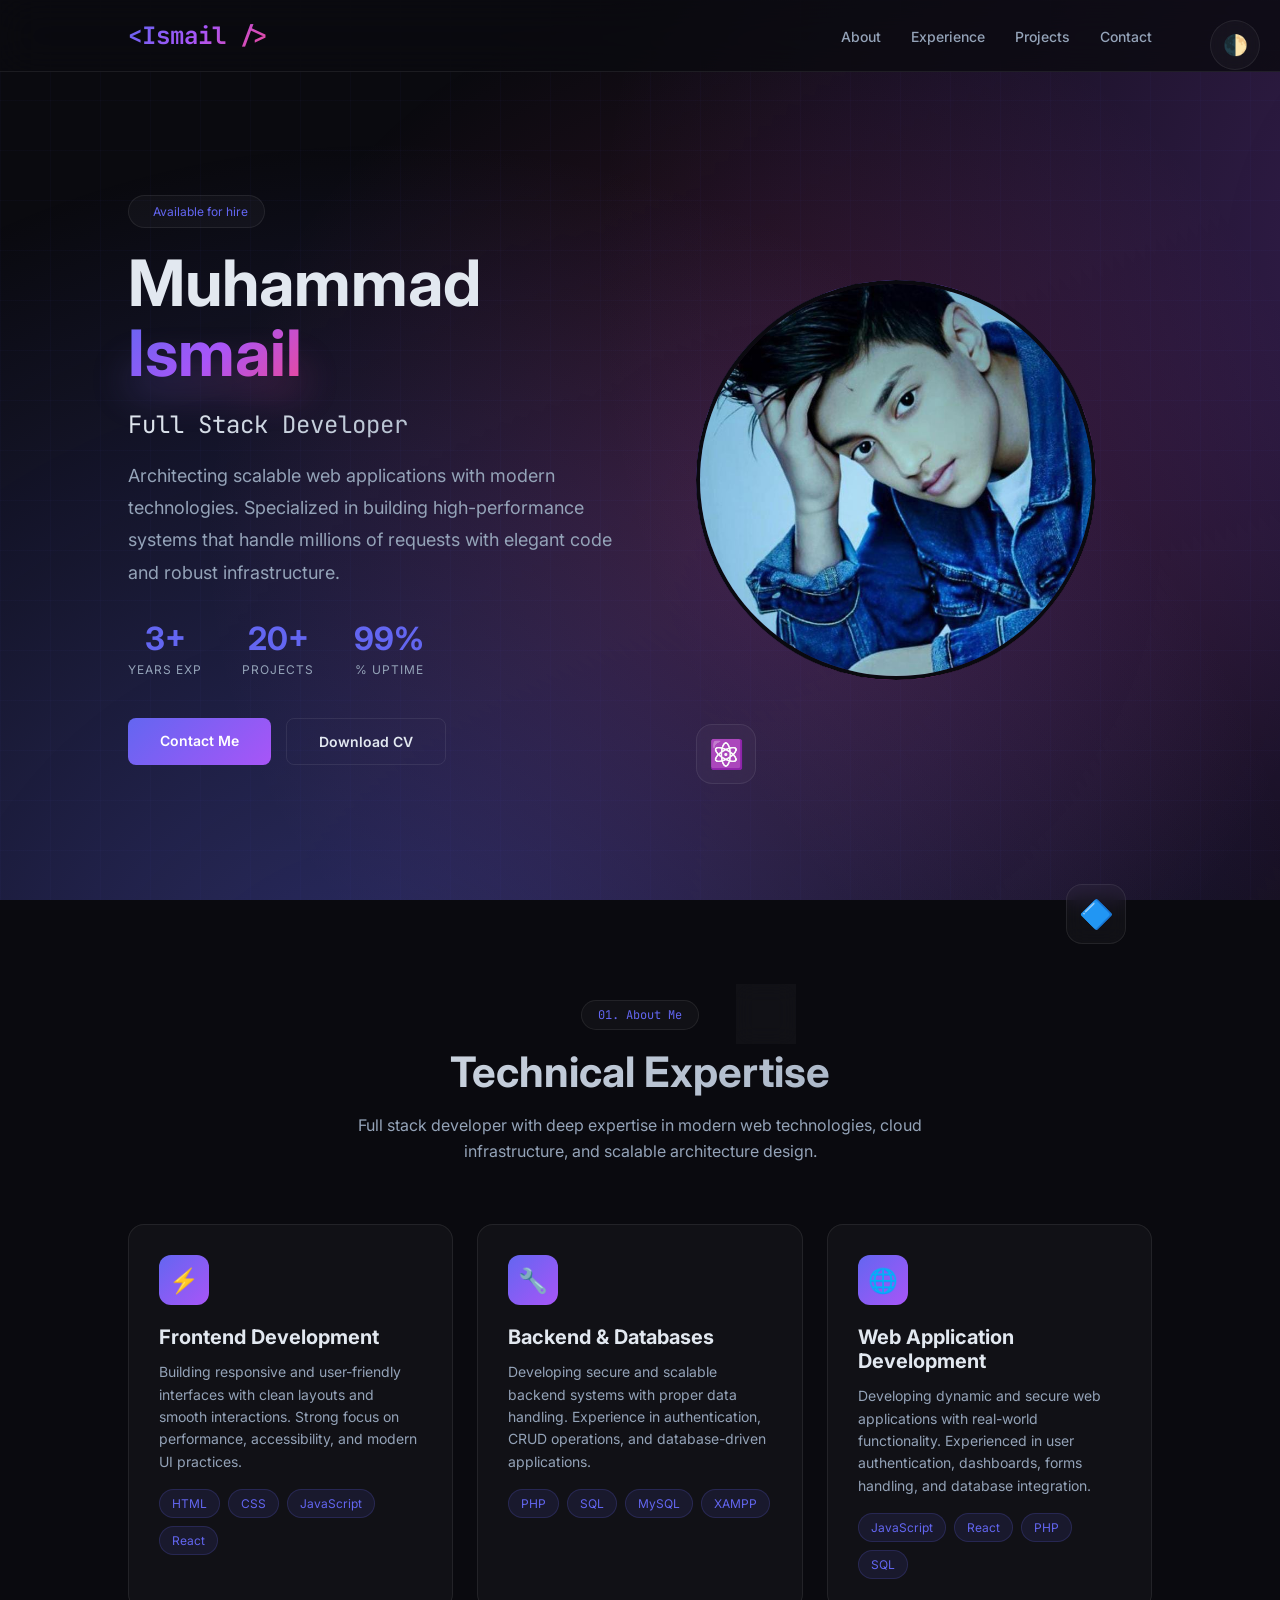
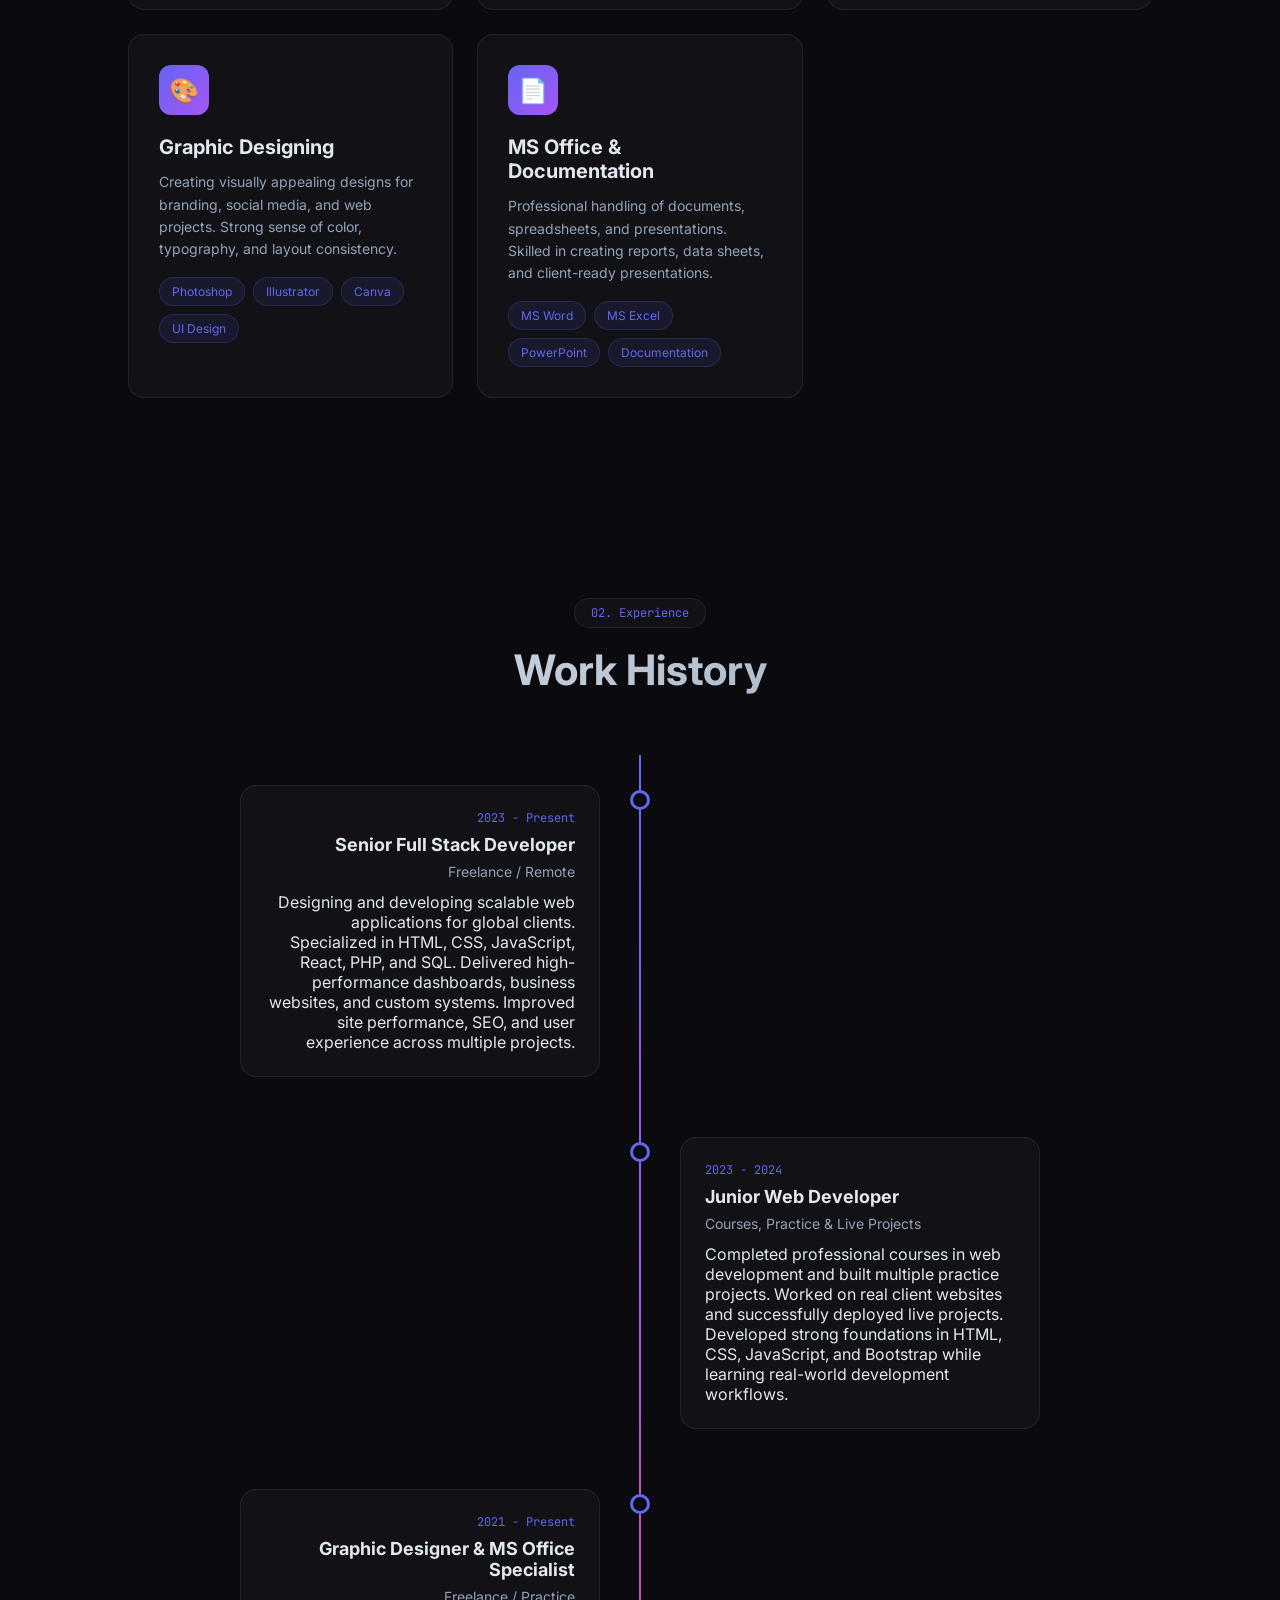
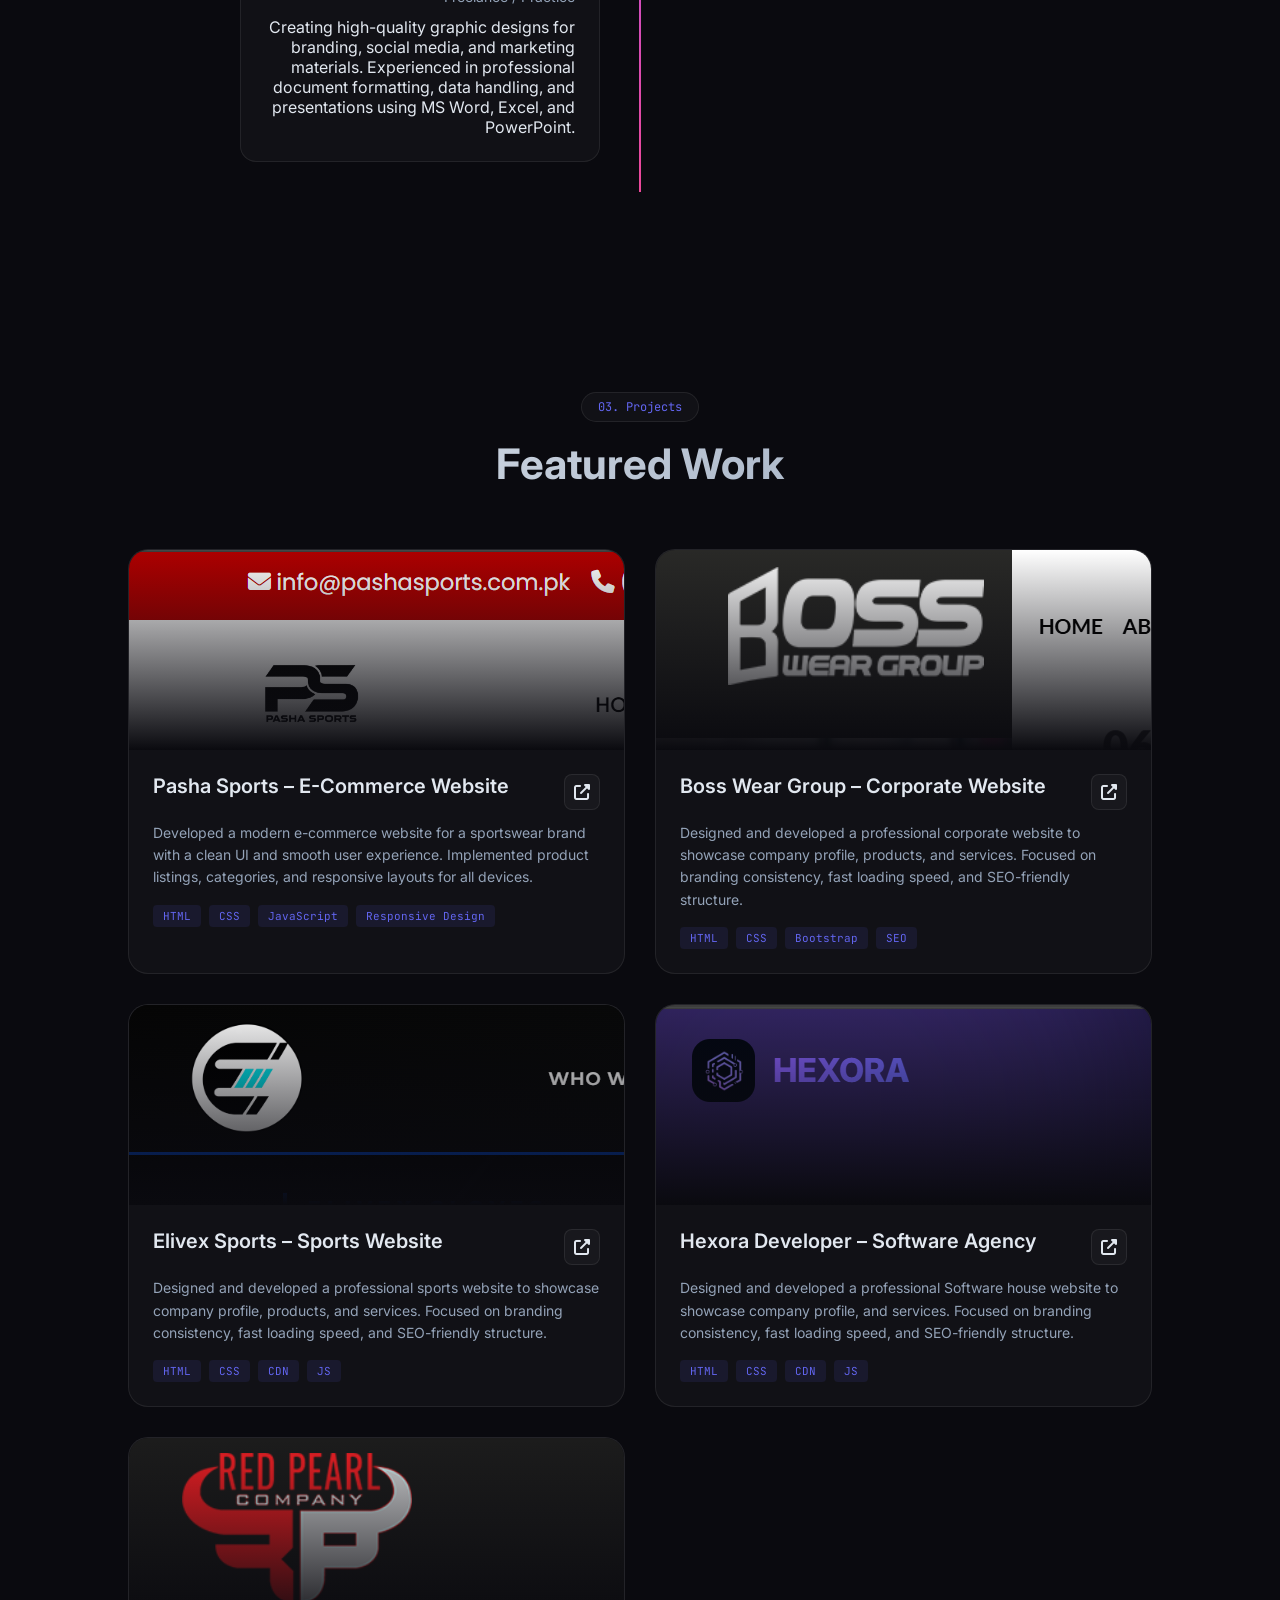
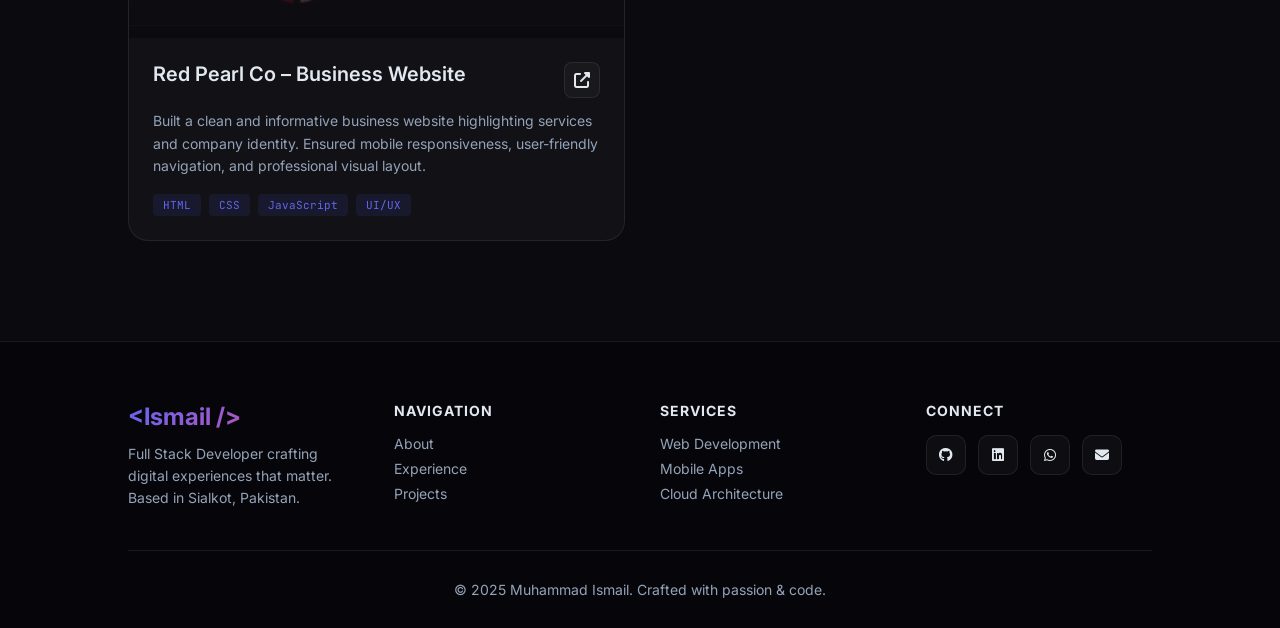
<file: index.html>
<!DOCTYPE html>
<html lang="en">
<head>
  <meta charset="UTF-8">
  <meta name="viewport" content="width=device-width, initial-scale=1.0">
  <title>Muhammad Ismail | Full Stack Developer</title>

  <!-- Fonts & Icons -->
  <link href="https://fonts.googleapis.com/css2?family=Inter:wght@300;400;600;700&family=JetBrains+Mono:wght@400;700&display=swap" rel="stylesheet">
  <link rel="stylesheet" href="https://cdnjs.cloudflare.com/ajax/libs/font-awesome/6.5.0/css/all.min.css">

  <!-- AOS -->
  <link href="https://unpkg.com/aos@2.3.1/dist/aos.css" rel="stylesheet">

  <link href="assets/css/style.css" rel="stylesheet">

</head>
<body>

  <div class="bg-animation"></div>
  <div class="grid-overlay"></div>

  <button class="theme-toggle" onclick="toggleTheme()">🌓</button>

  <nav>
    <div class="logo">&lt;Ismail /&gt;</div>
    <ul class="nav-links">
      <li><a href="#about">About</a></li>
      <li><a href="#experience">Experience</a></li>
      <li><a href="#projects">Projects</a></li>
      <li><a href="#contact">Contact</a></li>
    </ul>
  </nav>

  <header class="hero">
    <div class="hero-content" data-aos="fade-right">
      <div class="hero-badge">
        <span class="pulse"></span>
        Available for hire
      </div>
      <h1>Muhammad <span>Ismail</span></h1>
      <h2>Full Stack Developer</h2>
      <p class="hero-desc">
        Architecting scalable web applications with modern technologies. 
        Specialized in building high-performance systems that handle millions of requests 
        with elegant code and robust infrastructure.
      </p>
      
      <div class="hero-stats">
        <div class="stat">
          <span class="stat-number" data-target="3">0</span>
          <span class="stat-label">Years Exp</span>
        </div>
        <div class="stat">
          <span class="stat-number" data-target="20">0</span>
          <span class="stat-label">Projects</span>
        </div>
        <div class="stat">
          <span class="stat-number" data-target="99">0</span>
          <span class="stat-label">% Uptime</span>
        </div>
      </div>

      <div class="hero-btns">
        <a href="#contact" class="btn btn-primary">Contact Me</a>
        <a href="assets\pdf\Ismail-CV.pdf" class="btn btn-outline" download>Download CV</a>
      </div>
    </div>

    <div class="hero-visual" data-aos="fade-left">
      <div class="hero-image-container">
        <div class="hero-image-ring"></div>
        <img src="assets\img\me.jpg" alt="Muhammad Ismail" class="hero-img">
        <div class="floating-icons">
          <div class="float-icon">⚛️</div>
          <div class="float-icon">🔷</div>
          <div class="float-icon">🚀</div>
        </div>
      </div>
    </div>
  </header>

  <section id="about">
    <div class="section-header" data-aos="fade-up">
      <span class="section-tag">01. About Me</span>
      <h2>Technical Expertise</h2>
      <p class="section-desc">
        Full stack developer with deep expertise in modern web technologies, 
        cloud infrastructure, and scalable architecture design.
      </p>
    </div>

    <div class="tech-grid">
  <div class="tech-card" data-aos="fade-up" data-aos-delay="0">
    <div class="tech-icon">⚡</div>
    <h3>Frontend Development</h3>
    <p>
      Building responsive and user-friendly interfaces with clean layouts and smooth interactions.
      Strong focus on performance, accessibility, and modern UI practices.
    </p>
    <div class="skill-tags">
      <span class="skill-tag">HTML</span>
      <span class="skill-tag">CSS</span>
      <span class="skill-tag">JavaScript</span>
      <span class="skill-tag">React</span>
    </div>
  </div>

  <div class="tech-card" data-aos="fade-up" data-aos-delay="100">
    <div class="tech-icon">🔧</div>
    <h3>Backend & Databases</h3>
    <p>
      Developing secure and scalable backend systems with proper data handling.
      Experience in authentication, CRUD operations, and database-driven applications.
    </p>
    <div class="skill-tags">
      <span class="skill-tag">PHP</span>
      <span class="skill-tag">SQL</span>
      <span class="skill-tag">MySQL</span>
      <span class="skill-tag">XAMPP</span>
    </div>
  </div>

  <div class="tech-card" data-aos="fade-up" data-aos-delay="400">
  <div class="tech-icon">🌐</div>
  <h3>Web Application Development</h3>
  <p>
    Developing dynamic and secure web applications with real-world functionality.
    Experienced in user authentication, dashboards, forms handling, and database integration.
  </p>
  <div class="skill-tags">
    <span class="skill-tag">JavaScript</span>
    <span class="skill-tag">React</span>
    <span class="skill-tag">PHP</span>
    <span class="skill-tag">SQL</span>
  </div>
</div>

  <div class="tech-card" data-aos="fade-up" data-aos-delay="200">
    <div class="tech-icon">🎨</div>
    <h3>Graphic Designing</h3>
    <p>
      Creating visually appealing designs for branding, social media, and web projects.
      Strong sense of color, typography, and layout consistency.
    </p>
    <div class="skill-tags">
      <span class="skill-tag">Photoshop</span>
      <span class="skill-tag">Illustrator</span>
      <span class="skill-tag">Canva</span>
      <span class="skill-tag">UI Design</span>
    </div>
  </div>

  <div class="tech-card" data-aos="fade-up" data-aos-delay="300">
    <div class="tech-icon">📄</div>
    <h3>MS Office & Documentation</h3>
    <p>
      Professional handling of documents, spreadsheets, and presentations.
      Skilled in creating reports, data sheets, and client-ready presentations.
    </p>
    <div class="skill-tags">
      <span class="skill-tag">MS Word</span>
      <span class="skill-tag">MS Excel</span>
      <span class="skill-tag">PowerPoint</span>
      <span class="skill-tag">Documentation</span>
    </div>
  </div>
</div>
</section>


  <section id="experience">
  <div class="section-header" data-aos="fade-up">
    <span class="section-tag">02. Experience</span>
    <h2>Work History</h2>
  </div>

  <div class="timeline">
    <div class="timeline-item" data-aos="fade-right">
      <div class="timeline-dot"></div>
      <div class="timeline-content">
        <div class="timeline-date">2023 - Present</div>
        <h3>Senior Full Stack Developer</h3>
        <h4>Freelance / Remote</h4>
        <p>
          Designing and developing scalable web applications for global clients.
          Specialized in HTML, CSS, JavaScript, React, PHP, and SQL.
          Delivered high-performance dashboards, business websites, and custom systems.
          Improved site performance, SEO, and user experience across multiple projects.
        </p>
      </div>
    </div>

    <div class="timeline-item" data-aos="fade-left">
  <div class="timeline-dot"></div>
  <div class="timeline-content">
    <div class="timeline-date">2023 - 2024</div>
    <h3>Junior Web Developer</h3>
    <h4>Courses, Practice & Live Projects</h4>
    <p>
      Completed professional courses in web development and built multiple practice projects.
      Worked on real client websites and successfully deployed live projects.
      Developed strong foundations in HTML, CSS, JavaScript, and Bootstrap while learning real-world development workflows.
    </p>
  </div>
</div>


<div class="timeline-item" data-aos="fade-left">
    <div class="timeline-dot"></div>
    <div class="timeline-content">
      <div class="timeline-date">2021 - Present</div>
      <h3>Graphic Designer & MS Office Specialist</h3>
      <h4>Freelance / Practice</h4>
      <p>
        Creating high-quality graphic designs for branding, social media, and marketing materials.
        Experienced in professional document formatting, data handling, and presentations using MS Word, Excel, and PowerPoint.
      </p>
    </div>
  </div>
</div>
</section>

  <section id="projects">
    <div class="section-header" data-aos="fade-up">
      <span class="section-tag">03. Projects</span>
      <h2>Featured Work</h2>
    </div>

    <div class="projects-grid">
  <!-- Project 1 -->
  <div class="project-card" data-aos="fade-up" data-aos-delay="0">
    <div class="project-image"><img src="assets\img\pashasports.png"></div>
    <div class="project-content">
      <div class="project-header">
        <h3 class="project-title">Pasha Sports – E-Commerce Website</h3>
        <div class="project-links">
          <a href="https://www.pashasports.com.pk/" target="_blank" class="project-link">
            <i class="fas fa-external-link-alt"></i>
          </a>
        </div>
      </div>
      <p class="project-desc">
        Developed a modern e-commerce website for a sportswear brand with a clean UI and smooth user experience.
        Implemented product listings, categories, and responsive layouts for all devices.
      </p>
      <div class="project-tech">
        <span>HTML</span>
        <span>CSS</span>
        <span>JavaScript</span>
        <span>Responsive Design</span>
      </div>
    </div>
  </div>

  <!-- Project 2 -->
  <div class="project-card" data-aos="fade-up" data-aos-delay="100">
    <div class="project-image"><img src="assets\img\bosswear.png"></div>
    <div class="project-content">
      <div class="project-header">
        <h3 class="project-title">Boss Wear Group – Corporate Website</h3>
        <div class="project-links">
          <a href="https://www.bossweargroup.com/" target="_blank" class="project-link">
            <i class="fas fa-external-link-alt"></i>
          </a>
        </div>
      </div>
      <p class="project-desc">
        Designed and developed a professional corporate website to showcase company profile, products, and services.
        Focused on branding consistency, fast loading speed, and SEO-friendly structure.
      </p>
      <div class="project-tech">
        <span>HTML</span>
        <span>CSS</span>
        <span>Bootstrap</span>
        <span>SEO</span>
      </div>
    </div>
  </div>

  <!-- Project 3 -->
  <div class="project-card" data-aos="fade-up" data-aos-delay="100">
    <div class="project-image"><img src="assets\img\elivex (2).png"></div>
    <div class="project-content">
      <div class="project-header">
        <h3 class="project-title">Elivex Sports – Sports Website</h3>
        <div class="project-links">
          <a href="https://elivexsports.com/" target="_blank" class="project-link">
            <i class="fas fa-external-link-alt"></i>
          </a>
        </div>
      </div>
      <p class="project-desc">
        Designed and developed a professional sports website to showcase company profile, products, and services.
        Focused on branding consistency, fast loading speed, and SEO-friendly structure.
      </p>
      <div class="project-tech">
        <span>HTML</span>
        <span>CSS</span>
        <span>CDN</span>
        <span>JS</span>
      </div>
    </div>
  </div>

  <!-- Project 4 -->
  <div class="project-card" data-aos="fade-up" data-aos-delay="100">
    <div class="project-image"><img src="assets\img\hexora.png"></div>
    <div class="project-content">
      <div class="project-header">
        <h3 class="project-title">Hexora Developer – Software Agency</h3>
        <div class="project-links">
          <a href="https://hexoradeveloper.com/" target="_blank" class="project-link">
            <i class="fas fa-external-link-alt"></i>
          </a>
        </div>
      </div>
      <p class="project-desc">
        Designed and developed a professional Software house website to showcase company profile, and services.
        Focused on branding consistency, fast loading speed, and SEO-friendly structure.
      </p>
      <div class="project-tech">
        <span>HTML</span>
        <span>CSS</span>
        <span>CDN</span>
        <span>JS</span>
      </div>
    </div>
  </div>

  <!-- Project 5 -->
  <div class="project-card" data-aos="fade-up" data-aos-delay="200">
    <div class="project-image"><img src="assets\img\redpearl.png"></div>
    <div class="project-content">
      <div class="project-header">
        <h3 class="project-title">Red Pearl Co – Business Website</h3>
        <div class="project-links">
          <a href="https://www.redpearlco.com/" target="_blank" class="project-link">
            <i class="fas fa-external-link-alt"></i>
          </a>
        </div>
      </div>
      <p class="project-desc">
        Built a clean and informative business website highlighting services and company identity.
        Ensured mobile responsiveness, user-friendly navigation, and professional visual layout.
      </p>
      <div class="project-tech">
        <span>HTML</span>
        <span>CSS</span>
        <span>JavaScript</span>
        <span>UI/UX</span>
      </div>
    </div>
  </div>
</div>
    </div>
  </section>

  <footer>
    <div class="footer-grid">
      <div class="footer-brand">
        <h3>&lt;Ismail /&gt;</h3>
        <p>Full Stack Developer crafting digital experiences that matter. Based in Sialkot, Pakistan.</p>
      </div>
      <div class="footer-links">
        <h4>Navigation</h4>
        <a href="#about">About</a>
        <a href="#experience">Experience</a>
        <a href="#projects">Projects</a>
      </div>
      <div class="footer-links">
        <h4>Services</h4>
        <a href="#">Web Development</a>
        <a href="#">Mobile Apps</a>
        <a href="#">Cloud Architecture</a>
      </div>
      <div class="footer-links">
        <h4>Connect</h4>
        <div class="social-links">
          <a href="https://github.com/IsmailJutt-25"><i class="fab fa-github"></i></a>
          <a href="https://www.linkedin.com/in/ismail-jutt-b069403aa/"><i class="fab fa-linkedin"></i></a>
          <a href="https://wa.me/923299669948"><i class="fab fa-whatsapp"></i></a>
          <a href="mailto:ismail30apr@"><i class="fas fa-envelope"></i></a>
        </div>
      </div>
    </div>
    <div class="footer-bottom">
      <p>© 2025 Muhammad Ismail. Crafted with passion & code.</p>
    </div>
  </footer>

  <script src="https://unpkg.com/aos@2.3.1/dist/aos.js"></script>
<script src="https://unpkg.com/aos@2.3.1/dist/aos.js"></script>
<script src="assets/js/main.js"></script>
</body>
</html>
</file>
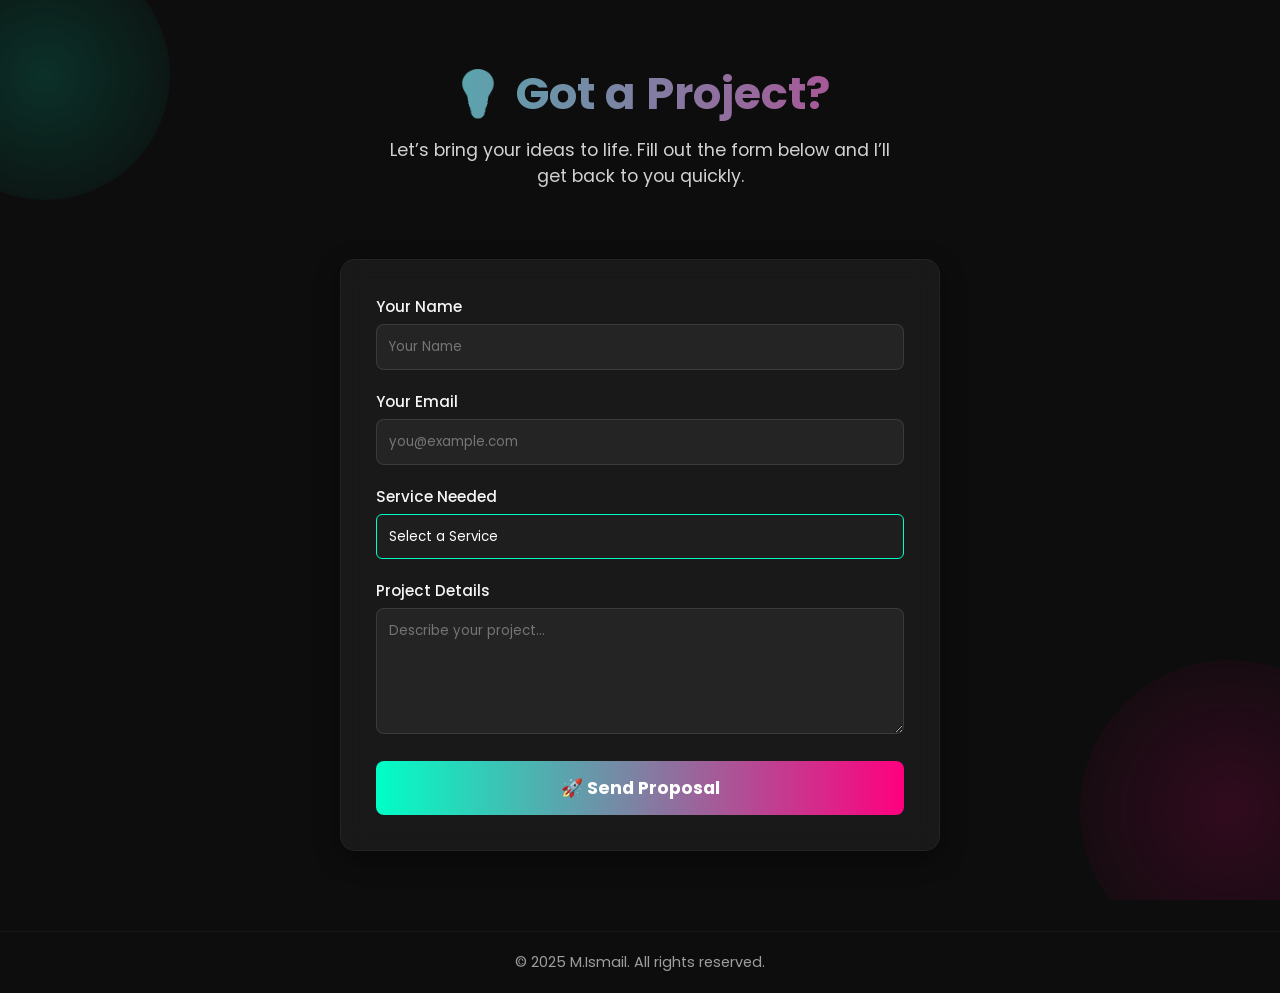
<file: Portfolio website/got project.html>
<!DOCTYPE html>
<html lang="en">
<head>
  <meta charset="UTF-8">
  <meta name="viewport" content="width=device-width, initial-scale=1.0">
  <title>Got a Project? - M.Ismail Portfolio</title>
  <link href="https://fonts.googleapis.com/css2?family=Poppins:wght@400;500;700&display=swap" rel="stylesheet">
  <style>
    :root {
      --bg-dark: #0d0d0d;
      --card-dark: rgba(255, 255, 255, 0.05);
      --accent: #00ffc6;
      --highlight: #ff007f;
      --text-light: #f5f5f5;
    }

    * {
      margin: 0;
      padding: 0;
      box-sizing: border-box;
      font-family: 'Poppins', sans-serif;
    }

    body {
      background: var(--bg-dark);
      color: var(--text-light);
      min-height: 100vh;
      overflow-x: hidden;
    }

    /* Background animation shapes */
    .bg-shapes {
      position: fixed;
      top: 0; left: 0;
      width: 100%; height: 100%;
      z-index: -1;
      overflow: hidden;
    }

    .shape {
      position: absolute;
      background: radial-gradient(circle, var(--accent), transparent);
      border-radius: 50%;
      animation: float 12s ease-in-out infinite;
      opacity: 0.15;
    }

    .shape:nth-child(1) {
      width: 250px; height: 250px;
      top: -50px; left: -80px;
    }

    .shape:nth-child(2) {
      width: 300px; height: 300px;
      bottom: -60px; right: -100px;
      background: radial-gradient(circle, var(--highlight), transparent);
    }

    @keyframes float {
      0%, 100% { transform: translateY(0) }
      50% { transform: translateY(40px) }
    }

    /* Header */
    .page-header {
      text-align: center;
      padding: 60px 20px 30px;
      animation: fadeIn 1s ease-out;
    }

    .page-header h1 {
      font-size: 2.8rem;
      background: linear-gradient(90deg, var(--accent), var(--highlight));
      -webkit-background-clip: text;
      -webkit-text-fill-color: transparent;
    }

    .page-header p {
      font-size: 1.1rem;
      opacity: 0.85;
      max-width: 500px;
      margin: 10px auto 0;
    }

    /* Form Section */
    .project-form-section {
      display: flex;
      justify-content: center;
      padding: 40px 20px 80px;
      animation: fadeInUp 1s ease-out;
    }

    .project-form {
      background: var(--card-dark);
      backdrop-filter: blur(12px);
      padding: 35px;
      border-radius: 15px;
      width: 100%;
      max-width: 600px;
      box-shadow: 0 8px 25px rgba(0,0,0,0.4);
      border: 1px solid rgba(255,255,255,0.05);
    }

    .form-group {
      margin-bottom: 20px;
    }

    .form-group label {
      display: block;
      margin-bottom: 6px;
      font-weight: 500;
      font-size: 0.95rem;
    }

    .form-group input,
    .form-group select,
    .form-group textarea {
      width: 100%;
      padding: 12px;
      border-radius: 8px;
      border: 1px solid rgba(255,255,255,0.1);
      background: rgba(255,255,255,0.05);
      color: var(--text-light);
      transition: all 0.3s ease;
      outline: none;
    }

    .form-group input:focus,
    .form-group select:focus,
    .form-group textarea:focus {
      border-color: var(--accent);
      box-shadow: 0 0 12px var(--accent);
    }

    .form-group select {
  width: 100%;
  padding: 12px;
  border-radius: 6px;
  border: 1px solid var(--accent);
  background: var(--input-bg, #1e1e1e); /* Dark background */
  color: var(--text-color, #ffffff); /* Light text */
  transition: all 0.3s ease;
  appearance: none; /* Removes default arrow style */
}

/* On focus */
.form-group select:focus {
  border-color: var(--highlight);
  box-shadow: 0 0 8px var(--highlight);
}

/* Dropdown options */
.form-group select option {
  background: #1e1e1e; /* Dark dropdown */
  color: #ffffff; /* Light text */
}


    /* Button */
    .btn-submit {
      background: linear-gradient(90deg, var(--accent), var(--highlight));
      color: #fff;
      padding: 14px 20px;
      border: none;
      border-radius: 8px;
      cursor: pointer;
      font-size: 1.1rem;
      font-weight: bold;
      width: 100%;
      transition: all 0.3s ease;
    }

    .btn-submit:hover {
      transform: translateY(-3px) scale(1.02);
      box-shadow: 0 6px 20px rgba(0,0,0,0.5);
    }

    /* Footer */
    .footer {
      text-align: center;
      padding: 20px;
      font-size: 0.9rem;
      color: rgba(255,255,255,0.6);
      border-top: 1px solid rgba(255,255,255,0.05);
    }

    /* Animations */
    @keyframes fadeIn {
      from { opacity: 0 }
      to { opacity: 1 }
    }

    @keyframes fadeInUp {
      from { opacity: 0; transform: translateY(20px) }
      to { opacity: 1; transform: translateY(0) }
    }

  </style>
</head>
<body>

<!-- Background Shapes -->
<div class="bg-shapes">
  <div class="shape"></div>
  <div class="shape"></div>
</div>

<!-- Header -->
<header class="page-header">
  <h1>💡 Got a Project?</h1>
  <p>Let’s bring your ideas to life. Fill out the form below and I’ll get back to you quickly.</p>
</header>

<!-- Form -->
<section class="project-form-section">
  <form class="project-form" action="#" method="post">
    <div class="form-group">
      <label for="name">Your Name</label>
      <input type="text" id="name" name="name" placeholder="Your Name" required>
    </div>

    <div class="form-group">
      <label for="email">Your Email</label>
      <input type="email" id="email" name="email" placeholder="you@example.com" required>
    </div>

    <div class="form-group">
      <label for="service">Service Needed</label>
      <select id="service" name="service" required>
        <option value="">Select a Service</option>
        <option value="web">Web Development</option>
        <option value="web">Front-End</option>
        <option value="design">Graphic Design</option>
        <option value="full">Full Project (Dev + Design)</option>
      </select>
    </div>

    <div class="form-group">
      <label for="details">Project Details</label>
      <textarea id="details" name="details" rows="5" placeholder="Describe your project..." required></textarea>
    </div>

    <button type="submit" class="btn-submit">🚀 Send Proposal</button>
  </form>
</section>

<!-- Footer -->
<footer class="footer">
  <p>© 2025 M.Ismail. All rights reserved.</p>
</footer>

</body>
</html>
</file>
<file: assets/css/style.css>
:root {
      --main: #6366f1;
      --main-glow: rgba(99, 102, 241, 0.4);
      --bg: #0a0a0f;
      --card: rgba(255, 255, 255, 0.03);
      --card-border: rgba(255, 255, 255, 0.08);
      --text: #e2e8f0;
      --text-muted: #94a3b8;
      --gradient-1: #6366f1;
      --gradient-2: #a855f7;
      --gradient-3: #ec4899;
    }

    body.light {
      --bg: #f8fafc;
      --card: rgba(255, 255, 255, 0.8);
      --card-border: rgba(0, 0, 0, 0.08);
      --text: #0f172a;
      --text-muted: #64748b;
    }

    * {
      margin: 0;
      padding: 0;
      box-sizing: border-box;
    }

    body {
      font-family: 'Inter', sans-serif;
      background: var(--bg);
      color: var(--text);
      overflow-x: hidden;
      transition: all 0.5s ease;
    }

    /* Animated Background */
    .bg-animation {
      position: fixed;
      top: 0;
      left: 0;
      width: 100%;
      height: 100%;
      z-index: -1;
      overflow: hidden;
    }

    .bg-animation::before {
      content: '';
      position: absolute;
      width: 150%;
      height: 150%;
      background: radial-gradient(circle at 20% 80%, var(--main-glow) 0%, transparent 50%),
                  radial-gradient(circle at 80% 20%, rgba(168, 85, 247, 0.3) 0%, transparent 50%),
                  radial-gradient(circle at 40% 40%, rgba(236, 72, 153, 0.2) 0%, transparent 40%);
      animation: bgFloat 20s ease-in-out infinite;
    }

    @keyframes bgFloat {
      0%, 100% { transform: translate(-10%, -10%) rotate(0deg); }
      50% { transform: translate(10%, 10%) rotate(180deg); }
    }

    /* Grid Pattern Overlay */
    .grid-overlay {
      position: fixed;
      top: 0;
      left: 0;
      width: 100%;
      height: 100%;
      background-image: 
        linear-gradient(rgba(99, 102, 241, 0.03) 1px, transparent 1px),
        linear-gradient(90deg, rgba(99, 102, 241, 0.03) 1px, transparent 1px);
      background-size: 50px 50px;
      z-index: -1;
      pointer-events: none;
    }

    /* Theme Toggle */
    .theme-toggle {
      position: fixed;
      top: 20px;
      right: 20px;
      width: 50px;
      height: 50px;
      border-radius: 50%;
      background: var(--card);
      border: 1px solid var(--card-border);
      cursor: pointer;
      display: flex;
      align-items: center;
      justify-content: center;
      font-size: 20px;
      transition: all 0.3s cubic-bezier(0.4, 0, 0.2, 1);
      z-index: 1000;
      backdrop-filter: blur(10px);
    }

    .theme-toggle:hover {
      transform: scale(1.1) rotate(180deg);
      box-shadow: 0 0 30px var(--main-glow);
    }

    /* Navigation */
    nav {
      position: fixed;
      top: 0;
      left: 0;
      right: 0;
      padding: 20px 10%;
      display: flex;
      justify-content: space-between;
      align-items: center;
      z-index: 999;
      background: rgba(10, 10, 15, 0.8);
      backdrop-filter: blur(20px);
      border-bottom: 1px solid var(--card-border);
      transform: translateY(-100%);
      animation: slideDown 0.8s ease forwards;
    }

    @keyframes slideDown {
      to { transform: translateY(0); }
    }

    .logo {
      font-family: 'JetBrains Mono', monospace;
      font-size: 24px;
      font-weight: 700;
      background: linear-gradient(135deg, var(--gradient-1), var(--gradient-2), var(--gradient-3));
      -webkit-background-clip: text;
      -webkit-text-fill-color: transparent;
      background-clip: text;
    }

    .nav-links {
      display: flex;
      gap: 30px;
      list-style: none;
    }

    .nav-links a {
      color: var(--text-muted);
      text-decoration: none;
      font-size: 14px;
      font-weight: 500;
      position: relative;
      transition: color 0.3s;
    }

    .nav-links a::after {
      content: '';
      position: absolute;
      bottom: -5px;
      left: 0;
      width: 0;
      height: 2px;
      background: linear-gradient(90deg, var(--gradient-1), var(--gradient-2));
      transition: width 0.3s;
    }

    .nav-links a:hover {
      color: var(--text);
    }

    .nav-links a:hover::after {
      width: 100%;
    }

    /* Hero Section */
    .hero {
      min-height: 100vh;
      padding: 120px 10% 60px;
      display: flex;
      justify-content: space-between;
      align-items: center;
      position: relative;
    }

    .hero-content {
      flex: 1;
      max-width: 600px;
    }

    .hero-badge {
      display: inline-flex;
      align-items: center;
      gap: 8px;
      padding: 8px 16px;
      background: var(--card);
      border: 1px solid var(--card-border);
      border-radius: 50px;
      font-size: 12px;
      color: var(--main);
      margin-bottom: 20px;
      animation: pulse 2s infinite;
    }

    @keyframes pulse {
      0%, 100% { box-shadow: 0 0 0 0 var(--main-glow); }
      50% { box-shadow: 0 0 20px 5px var(--main-glow); }
    }

    .hero h1 {
      font-size: 64px;
      font-weight: 700;
      line-height: 1.1;
      margin-bottom: 20px;
    }

    .hero h1 span {
      background: linear-gradient(135deg, var(--gradient-1), var(--gradient-2), var(--gradient-3));
      -webkit-background-clip: text;
      -webkit-text-fill-color: transparent;
      background-clip: text;
      position: relative;
    }

    .hero h1 span::after {
      content: '';
      position: absolute;
      bottom: 0;
      left: 0;
      width: 100%;
      height: 30%;
      background: linear-gradient(135deg, var(--gradient-1), var(--gradient-3));
      opacity: 0.3;
      filter: blur(20px);
      z-index: -1;
    }

    .hero h2 {
      font-size: 24px;
      color: var(--text-muted);
      font-weight: 400;
      margin-bottom: 20px;
      font-family: 'JetBrains Mono', monospace;
    }

    .hero-desc {
      font-size: 18px;
      line-height: 1.8;
      color: var(--text-muted);
      margin-bottom: 30px;
      max-width: 500px;
    }

    .hero-stats {
      display: flex;
      gap: 40px;
      margin-bottom: 40px;
    }

    .stat {
      text-align: center;
    }

    .stat-number {
      font-size: 32px;
      font-weight: 700;
      color: var(--main);
      display: block;
    }

    .stat-label {
      font-size: 12px;
      color: var(--text-muted);
      text-transform: uppercase;
      letter-spacing: 1px;
    }

    .hero-btns {
      display: flex;
      gap: 15px;
    }

    .btn {
      padding: 14px 32px;
      border-radius: 8px;
      text-decoration: none;
      font-weight: 600;
      font-size: 14px;
      transition: all 0.3s cubic-bezier(0.4, 0, 0.2, 1);
      position: relative;
      overflow: hidden;
    }

    .btn-primary {
      background: linear-gradient(135deg, var(--gradient-1), var(--gradient-2));
      color: white;
      border: none;
    }

    .btn-primary::before {
      content: '';
      position: absolute;
      top: 0;
      left: -100%;
      width: 100%;
      height: 100%;
      background: linear-gradient(90deg, transparent, rgba(255,255,255,0.3), transparent);
      transition: left 0.5s;
    }

    .btn-primary:hover::before {
      left: 100%;
    }

    .btn-primary:hover {
      transform: translateY(-2px);
      box-shadow: 0 10px 40px var(--main-glow);
    }

    .btn-outline {
      background: transparent;
      color: var(--text);
      border: 1px solid var(--card-border);
      position: relative;
    }

    .btn-outline::before {
      content: '';
      position: absolute;
      inset: 0;
      background: linear-gradient(135deg, var(--gradient-1), var(--gradient-3));
      opacity: 0;
      transition: opacity 0.3s;
      z-index: -1;
    }

    .btn-outline:hover::before {
      opacity: 1;
    }

    .btn-outline:hover {
      border-color: transparent;
      color: white;
      transform: translateY(-2px);
    }

    .hero-visual {
      flex: 1;
      display: flex;
      justify-content: center;
      align-items: center;
      position: relative;
    }

    .hero-image-container {
      position: relative;
      width: 400px;
      height: 400px;
    }

    .hero-image-ring {
      position: absolute;
      inset: 0;
      border-radius: 50%;
      border: 2px solid transparent;
      background: linear-gradient(135deg, var(--gradient-1), var(--gradient-2), var(--gradient-3)) border-box;
      -webkit-mask: linear-gradient(#fff 0 0) padding-box, linear-gradient(#fff 0 0);
      mask: linear-gradient(#fff 0 0) padding-box, linear-gradient(#fff 0 0);
      -webkit-mask-composite: xor;
      mask-composite: exclude;
      animation: rotate 20s linear infinite;
    }

    @keyframes rotate {
      to { transform: rotate(360deg); }
    }

    .hero-img {
      width: 100%;
      height: 100%;
      border-radius: 50%;
      object-fit: cover;
      border: 4px solid var(--bg);
      position: relative;
      z-index: 1;
    }

    .floating-icons {
      position: absolute;
      width: 100%;
      height: 100%;
    }

    .float-icon {
      position: absolute;
      width: 60px;
      height: 60px;
      background: var(--card);
      border: 1px solid var(--card-border);
      border-radius: 16px;
      display: flex;
      align-items: center;
      justify-content: center;
      font-size: 28px;
      animation: float 6s ease-in-out infinite;
      backdrop-filter: blur(10px);
    }

    .float-icon:nth-child(1) { top: 10%; left: 0; animation-delay: 0s; }
    .float-icon:nth-child(2) { top: 50%; right: -30px; animation-delay: 1s; }
    .float-icon:nth-child(3) { bottom: 10%; left: 10%; animation-delay: 2s; }

    @keyframes float {
      0%, 100% { transform: translateY(0) rotate(0deg); }
      50% { transform: translateY(-20px) rotate(5deg); }
    }

    /* Section Styles */
    section {
      padding: 100px 10%;
      position: relative;
    }

    .section-header {
      text-align: center;
      margin-bottom: 60px;
    }

    .section-tag {
      display: inline-block;
      padding: 6px 16px;
      background: var(--card);
      border: 1px solid var(--card-border);
      border-radius: 50px;
      font-size: 12px;
      color: var(--main);
      margin-bottom: 16px;
      font-family: 'JetBrains Mono', monospace;
    }

    h2 {
      font-size: 42px;
      font-weight: 700;
      margin-bottom: 16px;
      background: linear-gradient(135deg, var(--text) 0%, var(--text-muted) 100%);
      -webkit-background-clip: text;
      -webkit-text-fill-color: transparent;
      background-clip: text;
    }

    .section-desc {
      color: var(--text-muted);
      max-width: 600px;
      margin: 0 auto;
      font-size: 16px;
      line-height: 1.6;
    }

    /* Tech Stack */
    .tech-grid {
      display: grid;
      grid-template-columns: repeat(auto-fit, minmax(300px, 1fr));
      gap: 24px;
    }

    .tech-card {
      background: var(--card);
      border: 1px solid var(--card-border);
      border-radius: 16px;
      padding: 30px;
      transition: all 0.4s cubic-bezier(0.4, 0, 0.2, 1);
      position: relative;
      overflow: hidden;
    }

    .tech-card::before {
      content: '';
      position: absolute;
      top: 0;
      left: 0;
      width: 100%;
      height: 2px;
      background: linear-gradient(90deg, var(--gradient-1), var(--gradient-2), var(--gradient-3));
      transform: scaleX(0);
      transition: transform 0.4s;
    }

    .tech-card:hover::before {
      transform: scaleX(1);
    }

    .tech-card:hover {
      transform: translateY(-5px);
      border-color: var(--main);
      box-shadow: 0 20px 40px rgba(99, 102, 241, 0.1);
    }

    .tech-icon {
      width: 50px;
      height: 50px;
      background: linear-gradient(135deg, var(--gradient-1), var(--gradient-2));
      border-radius: 12px;
      display: flex;
      align-items: center;
      justify-content: center;
      font-size: 24px;
      color: white;
      margin-bottom: 20px;
      transition: transform 0.3s;
    }

    .tech-card:hover .tech-icon {
      transform: scale(1.1) rotate(5deg);
    }

    .tech-card h3 {
      font-size: 20px;
      margin-bottom: 12px;
      color: var(--text);
    }

    .tech-card p {
      color: var(--text-muted);
      font-size: 14px;
      line-height: 1.6;
    }

    .skill-tags {
      display: flex;
      flex-wrap: wrap;
      gap: 8px;
      margin-top: 16px;
    }

    .skill-tag {
      padding: 6px 12px;
      background: rgba(99, 102, 241, 0.1);
      border: 1px solid rgba(99, 102, 241, 0.2);
      border-radius: 20px;
      font-size: 12px;
      color: var(--main);
      transition: all 0.3s;
      cursor: default;
    }

    .skill-tag:hover {
      background: var(--main);
      color: white;
      transform: translateY(-2px);
    }

    /* Experience Timeline */
    .timeline {
      position: relative;
      max-width: 800px;
      margin: 0 auto;
    }

    .timeline::before {
      content: '';
      position: absolute;
      left: 50%;
      transform: translateX(-50%);
      width: 2px;
      height: 100%;
      background: linear-gradient(180deg, var(--gradient-1), var(--gradient-2), var(--gradient-3));
    }

    .timeline-item {
      position: relative;
      padding: 30px 0;
      width: 50%;
    }

    .timeline-item:nth-child(odd) {
      left: 0;
      padding-right: 40px;
      text-align: right;
    }

    .timeline-item:nth-child(even) {
      left: 50%;
      padding-left: 40px;
    }

    .timeline-dot {
      position: absolute;
      width: 20px;
      height: 20px;
      background: var(--bg);
      border: 3px solid var(--main);
      border-radius: 50%;
      top: 35px;
    }

    .timeline-item:nth-child(odd) .timeline-dot {
      right: -10px;
    }

    .timeline-item:nth-child(even) .timeline-dot {
      left: -10px;
    }

    .timeline-content {
      background: var(--card);
      border: 1px solid var(--card-border);
      border-radius: 16px;
      padding: 24px;
      transition: all 0.3s;
    }

    .timeline-content:hover {
      transform: scale(1.02);
      border-color: var(--main);
    }

    .timeline-date {
      font-family: 'JetBrains Mono', monospace;
      font-size: 12px;
      color: var(--main);
      margin-bottom: 8px;
    }

    .timeline-content h3 {
      font-size: 18px;
      margin-bottom: 8px;
    }

    .timeline-content h4 {
      font-size: 14px;
      color: var(--text-muted);
      font-weight: 400;
      margin-bottom: 12px;
    }

    /* Projects */
    .projects-grid {
      display: grid;
      grid-template-columns: repeat(auto-fit, minmax(350px, 1fr));
      gap: 30px;
    }

    .project-card {
      background: var(--card);
      border: 1px solid var(--card-border);
      border-radius: 20px;
      overflow: hidden;
      transition: all 0.4s cubic-bezier(0.4, 0, 0.2, 1);
      position: relative;
    }

    .project-card:hover {
      transform: translateY(-10px);
      box-shadow: 0 30px 60px rgba(99, 102, 241, 0.15);
    }

    .project-image {
      height: 200px;
      background: linear-gradient(135deg, var(--gradient-1), var(--gradient-2));
      position: relative;
      overflow: hidden;
    }

    .project-image::after {
      content: '';
      position: absolute;
      inset: 0;
      background: linear-gradient(180deg, transparent 0%, var(--bg) 100%);
    }

    .project-content {
      padding: 24px;
    }

    .project-header {
      display: flex;
      justify-content: space-between;
      align-items: start;
      margin-bottom: 12px;
    }

    .project-title {
      font-size: 20px;
      font-weight: 600;
    }

    .project-links {
      display: flex;
      gap: 10px;
    }

    .project-link {
      width: 36px;
      height: 36px;
      border-radius: 8px;
      background: var(--card);
      border: 1px solid var(--card-border);
      display: flex;
      align-items: center;
      justify-content: center;
      color: var(--text);
      text-decoration: none;
      transition: all 0.3s;
    }

    .project-link:hover {
      background: var(--main);
      color: white;
      transform: translateY(-2px);
    }

    .project-desc {
      color: var(--text-muted);
      font-size: 14px;
      line-height: 1.6;
      margin-bottom: 16px;
    }

    .project-tech {
      display: flex;
      flex-wrap: wrap;
      gap: 8px;
    }

    .project-tech span {
      padding: 4px 10px;
      background: rgba(99, 102, 241, 0.1);
      border-radius: 4px;
      font-size: 11px;
      color: var(--main);
      font-family: 'JetBrains Mono', monospace;
    }

   /* Contact Modal Background */
.contact-modal {
  position: fixed;
  inset: 0;
  background: rgba(0, 0, 0, 0.7);
  display: flex;
  align-items: center;
  justify-content: center;
  opacity: 0;
  visibility: hidden;
  transition: all 0.3s ease;
  z-index: 999;
}

/* Active State */
.contact-modal.active {
  opacity: 1;
  visibility: visible;
}

/* Contact Box */
.contact-container {
  max-width: 800px;
  width: 90%;
  background: var(--card);
  border: 1px solid var(--card-border);
  border-radius: 24px;
  padding: 60px;
  position: relative;
  overflow: hidden;
}

/* Glow Effect */
.contact-container::before {
  content: '';
  position: absolute;
  top: -50%;
  left: -50%;
  width: 200%;
  height: 200%;
  background: radial-gradient(circle, var(--main-glow) 0%, transparent 70%);
  opacity: 0.5;
  pointer-events: none;
}

/* Close Button */
.close-btn {
  position: absolute;
  top: 20px;
  right: 20px;
  background: transparent;
  border: none;
  font-size: 18px;
  color: var(--text);
  cursor: pointer;
}

/* Form */
.contact-form {
  display: grid;
  gap: 20px;
  position: relative;
  z-index: 1;
}

.form-group {
  position: relative;
}

.form-group input,
.form-group textarea {
  width: 100%;
  padding: 16px 20px;
  background: rgba(255, 255, 255, 0.05);
  border: 1px solid var(--card-border);
  border-radius: 12px;
  color: var(--text);
  font-size: 14px;
  transition: all 0.3s;
  font-family: inherit;
}

.form-group textarea {
  min-height: 150px;
  resize: vertical;
}

.form-group input:focus,
.form-group textarea:focus {
  outline: none;
  border-color: var(--main);
  box-shadow: 0 0 0 3px var(--main-glow);
}

.form-group label {
  position: absolute;
  left: 20px;
  top: 16px;
  color: var(--text-muted);
  font-size: 14px;
  transition: all 0.3s;
  pointer-events: none;
}

.form-group input:focus + label,
.form-group input:not(:placeholder-shown) + label,
.form-group textarea:focus + label,
.form-group textarea:not(:placeholder-shown) + label {
  top: -10px;
  left: 12px;
  font-size: 12px;
  color: var(--main);
  background: var(--card);
  padding: 0 8px;
}

/* Button */
.submit-btn {
  padding: 16px 32px;
  background: linear-gradient(135deg, var(--gradient-1), var(--gradient-2));
  border: none;
  border-radius: 12px;
  color: white;
  font-size: 16px;
  font-weight: 600;
  cursor: pointer;
  transition: all 0.3s;
}

.submit-btn:hover {
  transform: translateY(-2px);
  box-shadow: 0 10px 30px var(--main-glow);
}


    /* Footer */
    footer {
      background: rgba(0, 0, 0, 0.3);
      border-top: 1px solid var(--card-border);
      padding: 60px 10% 30px;
    }

    .footer-grid {
      display: grid;
      grid-template-columns: repeat(auto-fit, minmax(200px, 1fr));
      gap: 40px;
      margin-bottom: 40px;
    }

    .footer-brand h3 {
      font-size: 24px;
      margin-bottom: 12px;
      background: linear-gradient(135deg, var(--gradient-1), var(--gradient-3));
      -webkit-background-clip: text;
      -webkit-text-fill-color: transparent;
    }

    .footer-brand p {
      color: var(--text-muted);
      font-size: 14px;
      line-height: 1.6;
    }

    .footer-links h4 {
      font-size: 14px;
      margin-bottom: 16px;
      color: var(--text);
      text-transform: uppercase;
      letter-spacing: 1px;
    }

    .footer-links a {
      display: block;
      color: var(--text-muted);
      text-decoration: none;
      margin-bottom: 8px;
      font-size: 14px;
      transition: all 0.3s;
    }

    .footer-links a:hover {
      color: var(--main);
      transform: translateX(5px);
    }

    .social-links {
      display: flex;
      gap: 12px;
    }

    .social-links a {
      width: 40px;
      height: 40px;
      border-radius: 10px;
      background: var(--card);
      border: 1px solid var(--card-border);
      display: flex;
      align-items: center;
      justify-content: center;
      color: var(--text);
      text-decoration: none;
      transition: all 0.3s;
    }

    .social-links a:hover {
      background: var(--main);
      color: white;
      transform: translateY(-3px);
      box-shadow: 0 10px 20px var(--main-glow);
    }

    .footer-bottom {
      text-align: center;
      padding-top: 30px;
      border-top: 1px solid var(--card-border);
      color: var(--text-muted);
      font-size: 14px;
    }

    /* Scroll animations */
    .reveal {
      opacity: 0;
      transform: translateY(30px);
      transition: all 0.8s ease;
    }

    .reveal.active {
      opacity: 1;
      transform: translateY(0);
    }

    /* Responsive */
    @media (max-width: 968px) {
      .hero {
        flex-direction: column;
        text-align: center;
        padding-top: 100px;
      }

      .hero-content {
        max-width: 100%;
      }

      .hero h1 {
        font-size: 42px;
      }

      .hero-stats {
        justify-content: center;
      }

      .hero-btns {
        justify-content: center;
      }

      .hero-visual {
        margin-top: 40px;
      }

      .hero-image-container {
        width: 300px;
        height: 300px;
      }

      .timeline::before {
        left: 20px;
      }

      .timeline-item {
        width: 100%;
        left: 0 !important;
        padding-left: 60px !important;
        padding-right: 0 !important;
        text-align: left !important;
      }

      .timeline-dot {
        left: 10px !important;
        right: auto !important;
      }

      nav {
        padding: 15px 5%;
      }

      .nav-links {
        display: none;
      }

      section {
        padding: 60px 5%;
      }

    }
</file>
